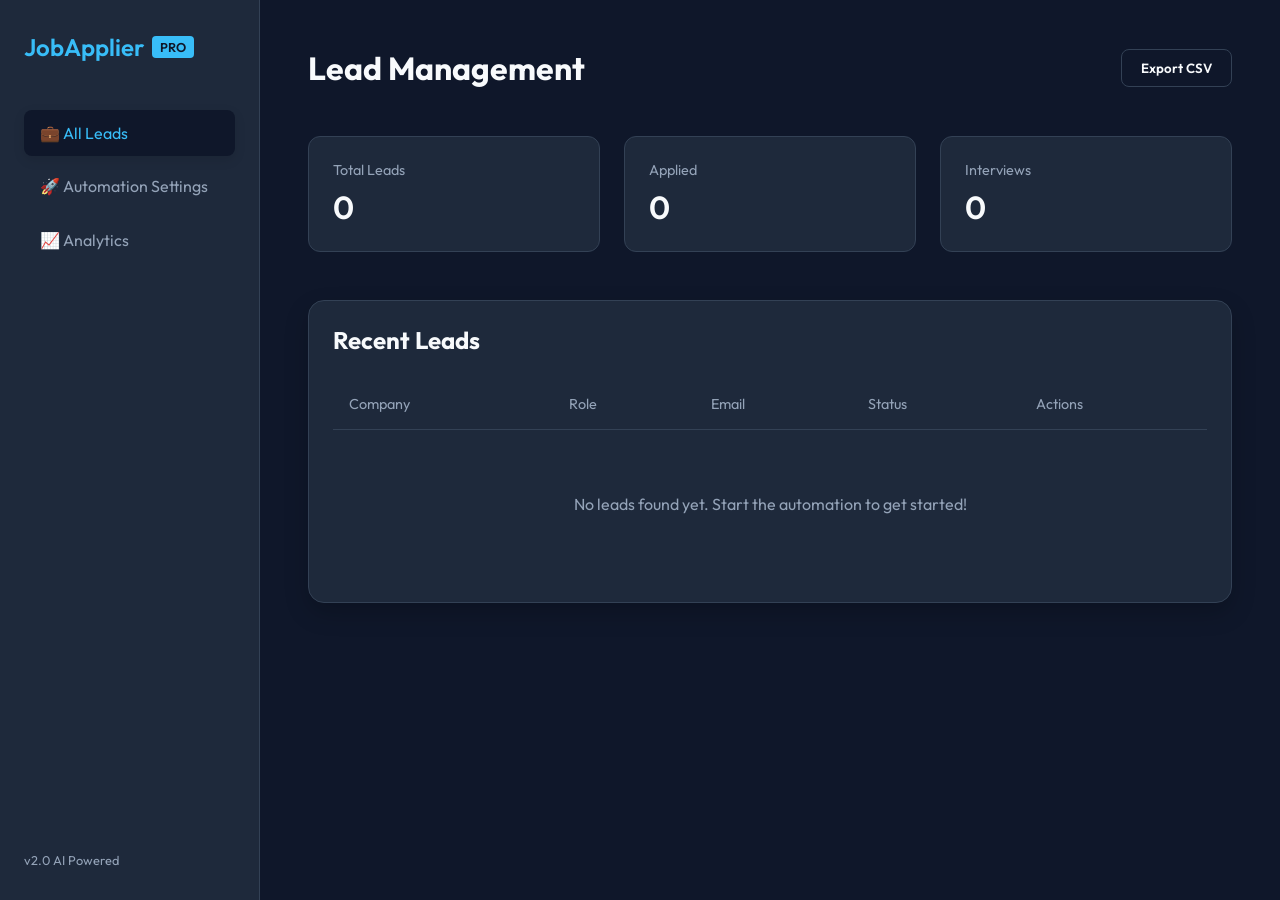
<file: src/dashboard/index.html>
<!DOCTYPE html>
<html lang="en">
<head>
    <meta charset="UTF-8">
    <meta name="viewport" content="width=device-width, initial-scale=1.0">
    <title>Job Applier PRO | Dashboard</title>
    <link href="https://fonts.googleapis.com/css2?family=Outfit:wght@300;400;600&display=swap" rel="stylesheet">
    <style>
        :root {
            --bg-primary: #0f172a;
            --bg-secondary: #1e293b;
            --accent-primary: #38bdf8;
            --text-primary: #f8fafc;
            --text-secondary: #94a3b8;
            --status-new: #38bdf8;
            --status-applied: #fbbf24;
            --status-replied: #4ade80;
            --status-rejected: #f87171;
            --border: #334155;
        }

        * { margin: 0; padding: 0; box-sizing: border-box; }
        body { font-family: 'Outfit', sans-serif; background: var(--bg-primary); color: var(--text-primary); display: flex; min-height: 100vh; }

        /* Sidebar */
        aside { width: 260px; background: var(--bg-secondary); border-right: 1px solid var(--border); padding: 2rem 1.5rem; display: flex; flex-direction: column; }
        .logo { font-size: 1.5rem; font-weight: 600; margin-bottom: 3rem; color: var(--accent-primary); display: flex; align-items: center; gap: 0.5rem; }
        .logo span { background: var(--accent-primary); color: var(--bg-primary); padding: 0.2rem 0.5rem; border-radius: 4px; font-size: 0.8rem; }
        
        nav { flex: 1; }
        .nav-item { display: flex; align-items: center; gap: 1rem; padding: 0.8rem 1rem; border-radius: 8px; color: var(--text-secondary); text-decoration: none; margin-bottom: 0.5rem; transition: 0.3s; cursor: pointer; }
        .nav-item.active { background: var(--bg-primary); color: var(--accent-primary); box-shadow: 0 4px 12px rgba(0,0,0,0.1); }
        .nav-item:hover:not(.active) { background: rgba(56, 189, 248, 0.1); color: var(--text-primary); }

        /* Main Content */
        main { flex: 1; padding: 3rem; overflow-y: auto; }
        header { display: flex; justify-content: space-between; align-items: center; margin-bottom: 3rem; }
        .stats { display: grid; grid-template-columns: repeat(auto-fit, minmax(200px, 1fr)); gap: 1.5rem; margin-bottom: 3rem; }
        .stat-card { background: var(--bg-secondary); padding: 1.5rem; border-radius: 12px; border: 1px solid var(--border); }
        .stat-card h3 { color: var(--text-secondary); font-size: 0.9rem; font-weight: 400; margin-bottom: 0.5rem; }
        .stat-card .value { font-size: 2rem; font-weight: 600; }

        /* Leads Table */
        .card { background: var(--bg-secondary); border-radius: 16px; border: 1px solid var(--border); padding: 1.5rem; box-shadow: 0 10px 25px rgba(0,0,0,0.2); }
        .card-header { display: flex; justify-content: space-between; align-items: center; margin-bottom: 1.5rem; }
        table { width: 100%; border-collapse: collapse; }
        th { text-align: left; padding: 1rem; color: var(--text-secondary); font-weight: 400; font-size: 0.9rem; border-bottom: 1px solid var(--border); }
        td { padding: 1.2rem 1rem; border-bottom: 1px solid var(--border); font-size: 0.95rem; }
        
        .status-badge { padding: 0.3rem 0.8rem; border-radius: 20px; font-size: 0.8rem; font-weight: 600; text-transform: capitalize; }
        .status-new { background: rgba(56, 189, 248, 0.1); color: var(--status-new); }
        .status-applied { background: rgba(251, 191, 36, 0.1); color: var(--status-applied); }
        .status-replied { background: rgba(74, 222, 128, 0.1); color: var(--status-replied); }

        .btn { padding: 0.6rem 1.2rem; border-radius: 8px; border: none; cursor: pointer; font-weight: 600; transition: 0.3s; font-family: inherit; }
        .btn-primary { background: var(--accent-primary); color: var(--bg-primary); }
        .btn-primary:hover { opacity: 0.9; transform: translateY(-1px); }
        .btn-outline { background: transparent; border: 1px solid var(--border); color: var(--text-primary); }
        .btn-outline:hover { background: var(--border); }

        .empty-state { text-align: center; padding: 4rem; color: var(--text-secondary); }
    </style>
</head>
<body>
    <aside>
        <div class="logo">JobApplier <span>PRO</span></div>
        <nav>
            <div class="nav-item active" data-view="leads">💼 All Leads</div>
            <div class="nav-item" data-view="automation">🚀 Automation Settings</div>
            <div class="nav-item" data-view="analytics">📈 Analytics</div>
        </nav>
        <div class="footer">
            <p style="font-size: 0.8rem; color: var(--text-secondary);">v2.0 AI Powered</p>
        </div>
    </aside>

    <main>
        <header>
            <h1>Lead Management</h1>
            <div class="actions">
                <button class="btn btn-outline" id="export-btn">Export CSV</button>
            </div>
        </header>

        <section class="stats">
            <div class="stat-card">
                <h3>Total Leads</h3>
                <div class="value" id="stat-total">0</div>
            </div>
            <div class="stat-card">
                <h3>Applied</h3>
                <div class="value" id="stat-applied">0</div>
            </div>
            <div class="stat-card">
                <h3>Interviews</h3>
                <div class="value" id="stat-interviews">0</div>
            </div>
        </section>

        <section class="card">
            <div class="card-header">
                <h2>Recent Leads</h2>
            </div>
            <div id="leads-container">
                <table id="leads-table">
                    <thead>
                        <tr>
                            <th>Company</th>
                            <th>Role</th>
                            <th>Email</th>
                            <th>Status</th>
                            <th>Actions</th>
                        </tr>
                    </thead>
                    <tbody>
                        <!-- Leads injected here -->
                    </tbody>
                </table>
                <div id="no-leads" class="empty-state">
                    No leads found yet. Start the automation to get started!
                </div>
            </div>
        </section>
    </main>

    <script src="dashboard.js" type="module"></script>
</body>
</html>
</file>
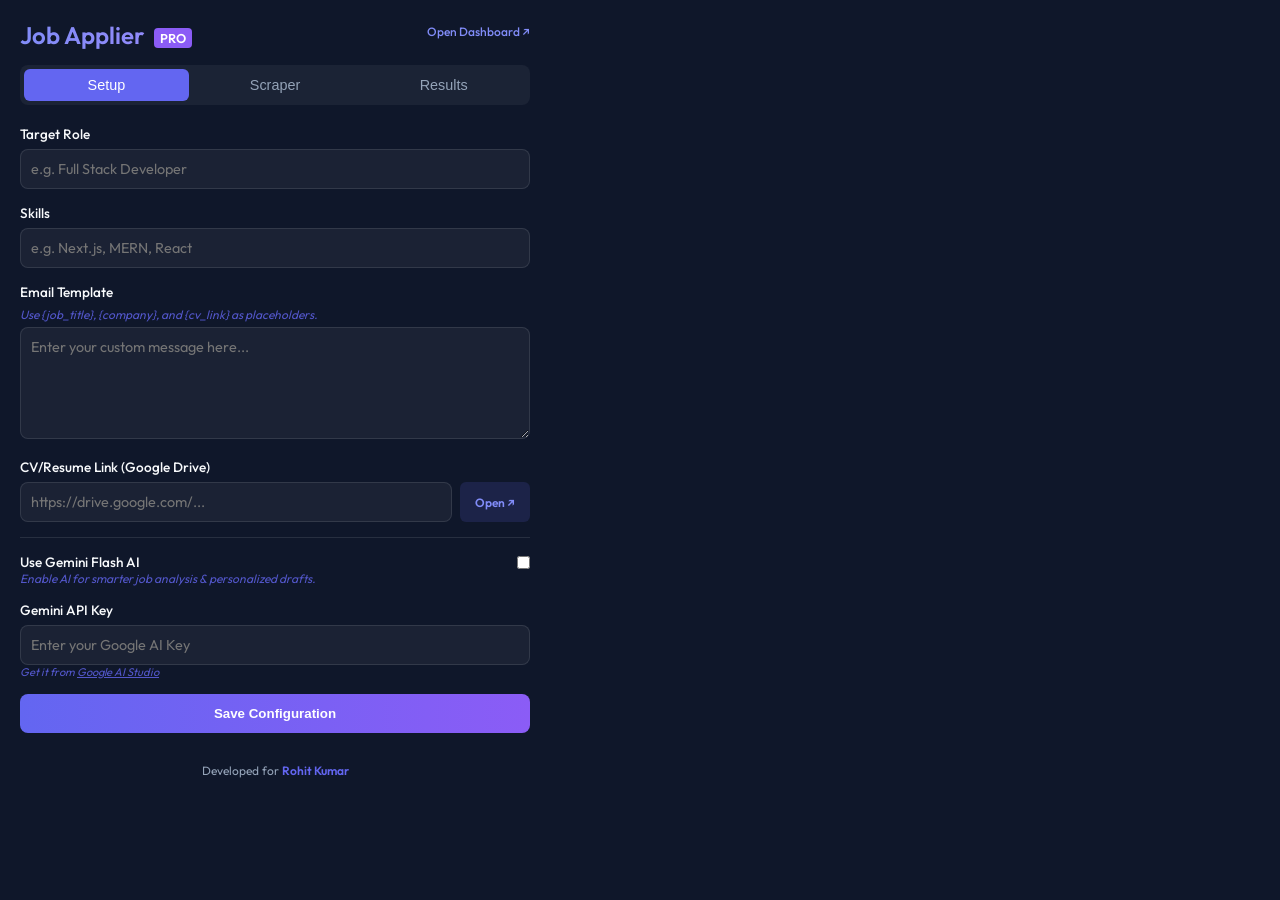
<file: popup/popup.html>
<!DOCTYPE html>
<html lang="en">
<head>
  <meta charset="UTF-8">
  <meta name="viewport" content="width=device-width, initial-scale=1.0">
  <title>Rohit's Job Applier</title>
  <link rel="stylesheet" href="popup.css">
  <link href="https://fonts.googleapis.com/css2?family=Outfit:wght@300;400;600&display=swap" rel="stylesheet">
</head>
<body>
  <div class="container">
    <header>
      <h1>Job Applier <span>PRO</span></h1>
      <div class="header-actions">
        <a href="../src/dashboard/index.html" target="_blank" class="dashboard-link">Open Dashboard ↗</a>
      </div>
      <div class="tabs">
        <button class="tab-btn active" data-tab="setup">Setup</button>
        <button class="tab-btn" data-tab="scraper">Scraper</button>
        <button class="tab-btn" data-tab="results">Results</button>
      </div>
    </header>

    <main>
      <!-- Setup Tab -->
      <section id="setup" class="tab-content active">
        <div class="input-group">
          <label for="role">Target Role</label>
          <input type="text" id="role" list="role-suggestions" placeholder="e.g. Full Stack Developer">
          <datalist id="role-suggestions">
            <option value="Full Stack Developer">
            <option value="MERN Stack Developer">
            <option value="Frontend Developer">
            <option value="Backend Developer">
            <option value="UI/UX Designer">
            <option value="Data Analytics">
            <option value="Data Analytics">
            <option value="Data Scientist">
            <option value="Software Engineer">
            <option value="React Developer">
            <option value="Next.js Developer">
          </datalist>
        </div>
        <div class="input-group">
          <label for="skills">Skills</label>
          <input type="text" id="skills" placeholder="e.g. Next.js, MERN, React">
        </div>
        <div class="input-group">
          <label for="template">Email Template</label>
          <div class="helper-text">Use {job_title}, {company}, and {cv_link} as placeholders.</div>
          <textarea id="template" rows="5" placeholder="Enter your custom message here..."></textarea>
        </div>
        <div class="input-group">
          <label for="cv-link">CV/Resume Link (Google Drive)</label>
          <div style="display: flex; gap: 8px;">
            <input type="text" id="cv-link" placeholder="https://drive.google.com/..." style="flex: 1;">
            <a id="open-cv" href="#" target="_blank" class="action-btn" style="display: flex; align-items: center; justify-content: center; text-decoration: none; padding: 0 15px;">Open ↗</a>
          </div>
        </div>

        <!-- AI Config Section -->
        <div class="ai-config-group" style="padding-top: 15px; border-top: 1px solid rgba(255,255,255,0.1); margin-top: 15px;">
          <div class="input-group">
            <div style="display: flex; align-items: center; justify-content: space-between;">
              <label for="use-ai" style="margin-bottom: 0;">Use Gemini Flash AI</label>
              <input type="checkbox" id="use-ai" style="width: auto; margin: 0;">
            </div>
            <div class="helper-text">Enable AI for smarter job analysis & personalized drafts.</div>
          </div>
          <div id="gemini-settings">
            <div class="input-group">
              <label for="gemini-key">Gemini API Key</label>
              <input type="password" id="gemini-key" placeholder="Enter your Google AI Key">
              <div class="helper-text" style="font-size: 0.7rem;">Get it from <a href="https://aistudio.google.com/" target="_blank" style="color: var(--primary);">Google AI Studio</a></div>
            </div>
          </div>
        </div>

        <button id="save-settings" class="primary-btn">Save Configuration</button>
      </section>

      <!-- Scraper Tab -->
      <section id="scraper" class="tab-content">
        <div class="input-group">
          <label for="time-filter">Search Results From</label>
          <select id="time-filter" style="width: 100%; background: var(--glass); border: 1px solid rgba(255,255,255,0.1); border-radius: 8px; padding: 10px; color: rgb(23, 59, 160);">
            <option value="past-24h">Past 24 Hours</option>
            <option value="past-week" selected>Past Week</option>
            <option value="past-month">Past Month</option>
            <option value="all">All Time</option>
          </select>
        </div>
        <div class="status-card">
          <div class="status-icon">🚀</div>
          <div class="status-info">
            <h3>Ready to Launch</h3>
            <p>Enter role & skills in Setup first, then click below to start scraping LinkedIn.</p>
          </div>
        </div>
        <button id="start-search" class="primary-btn">Start Search & Scrape</button>
        <button id="stop-search" class="danger-btn hidden">Stop Scraping</button>
        <div id="scraping-progress" class="progress-bar-container hidden">
          <div class="progress-bar"></div>
          <div class="live-status" style="font-size: 0.8rem; color: var(--primary); margin-top: 5px; font-weight: 600;">Initializing AI...</div>
          <p>Posts Analyzed: <span id="found-count">0</span></p>
        </div>
      </section>

      <!-- Results Tab -->
      <section id="results" class="tab-content">
        <div class="results-header" style="display: flex; justify-content: space-between; align-items: center; margin-bottom: 15px;">
           <span style="font-size: 0.85rem; color: var(--text-dim);">Found <b id="found-count" style="color: var(--primary);">0</b> potential leads</span>
           <button id="clear-leads" class="danger-btn" style="padding: 6px 12px; font-size: 0.75rem;">Clear All</button>
        </div>
        <div class="table-container">
          <table id="results-table">
            <thead>
              <tr>
                <th style="width: 40px;">S.No</th>
                <th>Company</th>
                <th>Role</th>
                <th>Email</th>
                <th>Action</th>
              </tr>
            </thead>
            <tbody>
              <!-- Results populated here -->
            </tbody>
          </table>
          <div id="no-results" class="empty-state">
            No leads found yet. Start scraping!
          </div>
        </div>
      </section>
    </main>

    <footer>
      <p>Developed for <a href="https://www.linkedin.com/in/rohit-full-stack-dev/" target="_blank" style="color: var(--primary); text-decoration: none; font-weight: 600;">Rohit Kumar</a></p>
    </footer>
  </div>
  <script src="popup.js"></script>
</body>
</html>
</file>
<file: popup/popup.css>
:root {
  --primary: #6366f1;
  --primary-hover: #4f46e5;
  --bg-dark: #0f172a;
  --card-bg: rgba(30, 41, 59, 0.7);
  --text-main: #f8fafc;
  --text-dim: #94a3b8;
  --accent: #8b5cf6;
  --glass: rgba(255, 255, 255, 0.05);
}

* {
  box-sizing: border-box;
  margin: 0;
  padding: 0;
}

body {
  width: 550px;
  background-color: var(--bg-dark);
  color: var(--text-main);
  font-family: 'Outfit', sans-serif;
  overflow-x: hidden;
}

.container {
  padding: 20px;
  display: flex;
  flex-direction: column;
  gap: 20px;
}

header {
  position: relative;
}

.header-actions {
  position: absolute;
  top: 0;
  right: 0;
}

.dashboard-link {
  font-size: 0.75rem;
  color: #818cf8;
  text-decoration: none;
  font-weight: 500;
  transition: opacity 0.2s;
}

.dashboard-link:hover {
  text-decoration: underline;
  opacity: 0.8;
}

header h1 {
  font-size: 1.5rem;
  font-weight: 600;
  margin-bottom: 15px;
  background: linear-gradient(to right, #818cf8, #c084fc);
  -webkit-background-clip: text;
  -webkit-text-fill-color: transparent;
}

header h1 span {
  font-size: 0.8rem;
  vertical-align: middle;
  background: var(--accent);
  color: white;
  -webkit-text-fill-color: white;
  padding: 2px 6px;
  border-radius: 4px;
  margin-left: 5px;
}

.tabs {
  display: flex;
  background: var(--glass);
  padding: 4px;
  border-radius: 8px;
  gap: 4px;
}

.tab-btn {
  flex: 1;
  background: transparent;
  border: none;
  color: var(--text-dim);
  padding: 8px;
  border-radius: 6px;
  cursor: pointer;
  font-size: 0.9rem;
  transition: all 0.2s;
}

.tab-btn.active {
  background: var(--primary);
  color: white;
}

main {
  min-height: 300px;
}

.tab-content {
  display: none;
  animation: fadeIn 0.3s ease;
}

.tab-content.active {
  display: block;
}

@keyframes fadeIn {
  from { opacity: 0; transform: translateY(5px); }
  to { opacity: 1; transform: translateY(0); }
}

.input-group {
  margin-bottom: 15px;
}

label {
  display: block;
  font-size: 0.85rem;
  color: var(--text-dim);
  margin-bottom: 6px;
}

input, textarea {
  width: 100%;
  background: var(--glass);
  border: 1px solid rgba(255, 255, 255, 0.1);
  border-radius: 8px;
  padding: 10px;
  color: white;
  font-size: 0.9rem;
  font-family: inherit;
}

input:focus, textarea:focus {
  outline: none;
  border-color: var(--primary);
  box-shadow: 0 0 0 2px rgba(99, 102, 241, 0.2);
}

.helper-text {
  font-size: 0.75rem;
  color: #6366f1;
  margin-bottom: 5px;
}

.primary-btn {
  width: 100%;
  background: linear-gradient(to right, var(--primary), var(--accent));
  color: white;
  border: none;
  padding: 12px;
  border-radius: 8px;
  font-weight: 600;
  cursor: pointer;
  transition: opacity 0.2s;
}

.primary-btn:hover {
  opacity: 0.9;
}

.status-card {
  background: var(--card-bg);
  border-radius: 12px;
  padding: 20px;
  display: flex;
  align-items: center;
  gap: 15px;
  margin-bottom: 20px;
  border: 1px solid rgba(255, 255, 255, 0.1);
}

.status-icon {
  font-size: 2rem;
}

.status-info h3 {
  font-size: 1rem;
  margin-bottom: 4px;
}

.status-info p {
  font-size: 0.8rem;
  color: var(--text-dim);
}

.progress-bar-container {
  margin-top: 20px;
  text-align: center;
}

.progress-bar {
  height: 6px;
  background: var(--glass);
  border-radius: 3px;
  overflow: hidden;
  margin-bottom: 10px;
  position: relative;
}

.progress-bar::after {
  content: '';
  position: absolute;
  top: 0;
  left: 0;
  height: 100%;
  width: 50%;
  background: var(--primary);
  animation: loading 2s infinite ease-in-out;
}

@keyframes loading {
  0% { transform: translateX(-100%); }
  100% { transform: translateX(200%); }
}

.table-container {
  max-height: 400px;
  overflow-y: auto;
}

table {
  width: 100%;
  border-collapse: collapse;
  font-size: 0.85rem;
}

th {
  text-align: left;
  color: var(--text-dim);
  padding: 10px;
  border-bottom: 1px solid rgba(255, 255, 255, 0.1);
}

td {
  padding: 12px 10px;
  border-bottom: 1px solid rgba(255, 255, 255, 0.05);
}

.action-btn {
  background: rgba(99, 102, 241, 0.15);
  color: #818cf8;
  border: none;
  padding: 6px 12px;
  border-radius: 6px;
  cursor: pointer;
  font-weight: 600;
  font-size: 0.75rem;
  transition: all 0.2s;
  white-space: nowrap;
}

.action-btn:hover {
  background: var(--primary);
  color: white;
  transform: translateY(-1px);
}

.action-btn.sent {
  background: rgba(16, 185, 129, 0.1);
  color: #10b981;
  cursor: default;
}

.action-btn.sent:hover {
  transform: none;
}

.table-container {
  max-height: 400px;
  overflow-y: auto;
  border-radius: 12px;
  background: rgba(0, 0, 0, 0.2);
  margin-top: 10px;
}

tr:hover {
  background: rgba(255, 255, 255, 0.02);
}

.input-group label {
  color: var(--text-main);
  font-weight: 500;
}

.helper-text {
  opacity: 0.8;
  font-style: italic;
}

.empty-state {
  text-align: center;
  padding: 40px 20px;
  color: var(--text-dim);
  font-style: italic;
}

footer {
  margin-top: 10px;
  text-align: center;
  font-size: 0.75rem;
  color: var(--text-dim);
}

footer span {
  color: var(--primary);
  font-weight: 600;
}

.hidden {
  display: none;
}
</file>
